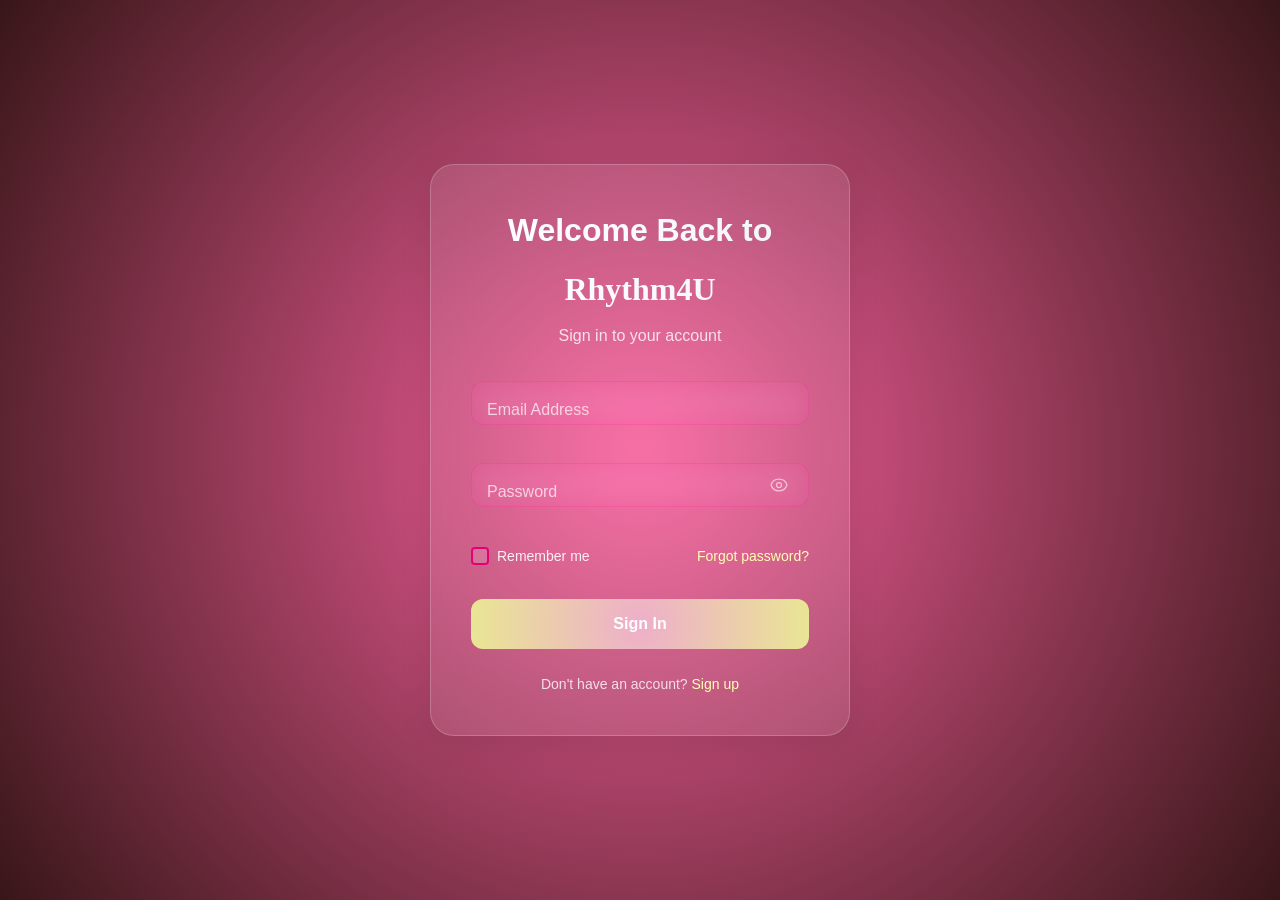
<file: index.html>
<!DOCTYPE html>
<html>
<head>
  <meta charset="utf-8">
  <meta name="viewport" content="width=device-width, initial-scale=1.0">
  <title>Rhythm4U</title>

  <link rel="stylesheet" type="text/css" href="CSS/login.css">

</head>

<body>
    <div class="login-container">
        <div class="login-card">
            <div class="login-header">
                <h2>Welcome Back to</h2>
                <h2 style="font-family:Brush Script MT">Rhythm4U</h2>
                <p>Sign in to your account</p>
            </div>
            
            <form class="login-form" id="loginForm" action="homepage.html" method="GET">
                <div class="form-group">
                    <div class="input-wrapper">
                        <input type="email" id="email" name="email" required autocomplete="email">
                        <label for="email">Email Address</label>
                        <span class="focus-border"></span>
                    </div>
                    <span class="error-message" id="emailError"></span>
                </div>

                <div class="form-group">
                    <div class="input-wrapper password-wrapper">
                        <input type="password" id="password" name="password" required autocomplete="current-password">
                        <label for="password">Password</label>
                        <button type="button" class="password-toggle" id="passwordToggle" aria-label="Toggle password visibility">
                            <span class="eye-icon"></span>
                        </button>
                        <span class="focus-border"></span>
                    </div>
                    <span class="error-message" id="passwordError"></span>
                </div>

                <div class="form-options">
                    <label class="remember-wrapper">
                        <input type="checkbox" id="remember" name="remember">
                        <span class="checkbox-label">
                            <span class="checkmark"></span>
                            Remember me
                        </span>
                    </label>
                    <a href="#" class="forgot-password">Forgot password?</a>
                </div>

                <button type="submit" class="login-btn btn">
                    <span class="btn-text">Sign In</span>
                    <span class="btn-loader"></span>
                </button>
            </form>

  
            <div class="signup-link">
                <p>Don't have an account? <a href="signup.html">Sign up</a></p>
            </div>

            <div class="success-message" id="successMessage">
                <div class="success-icon">✓</div>
                <h3>Login Successful!</h3>
                <p>Redirecting to your dashboard...</p>
            </div>
        </div>
    </div>
</body>
</html>
</file>
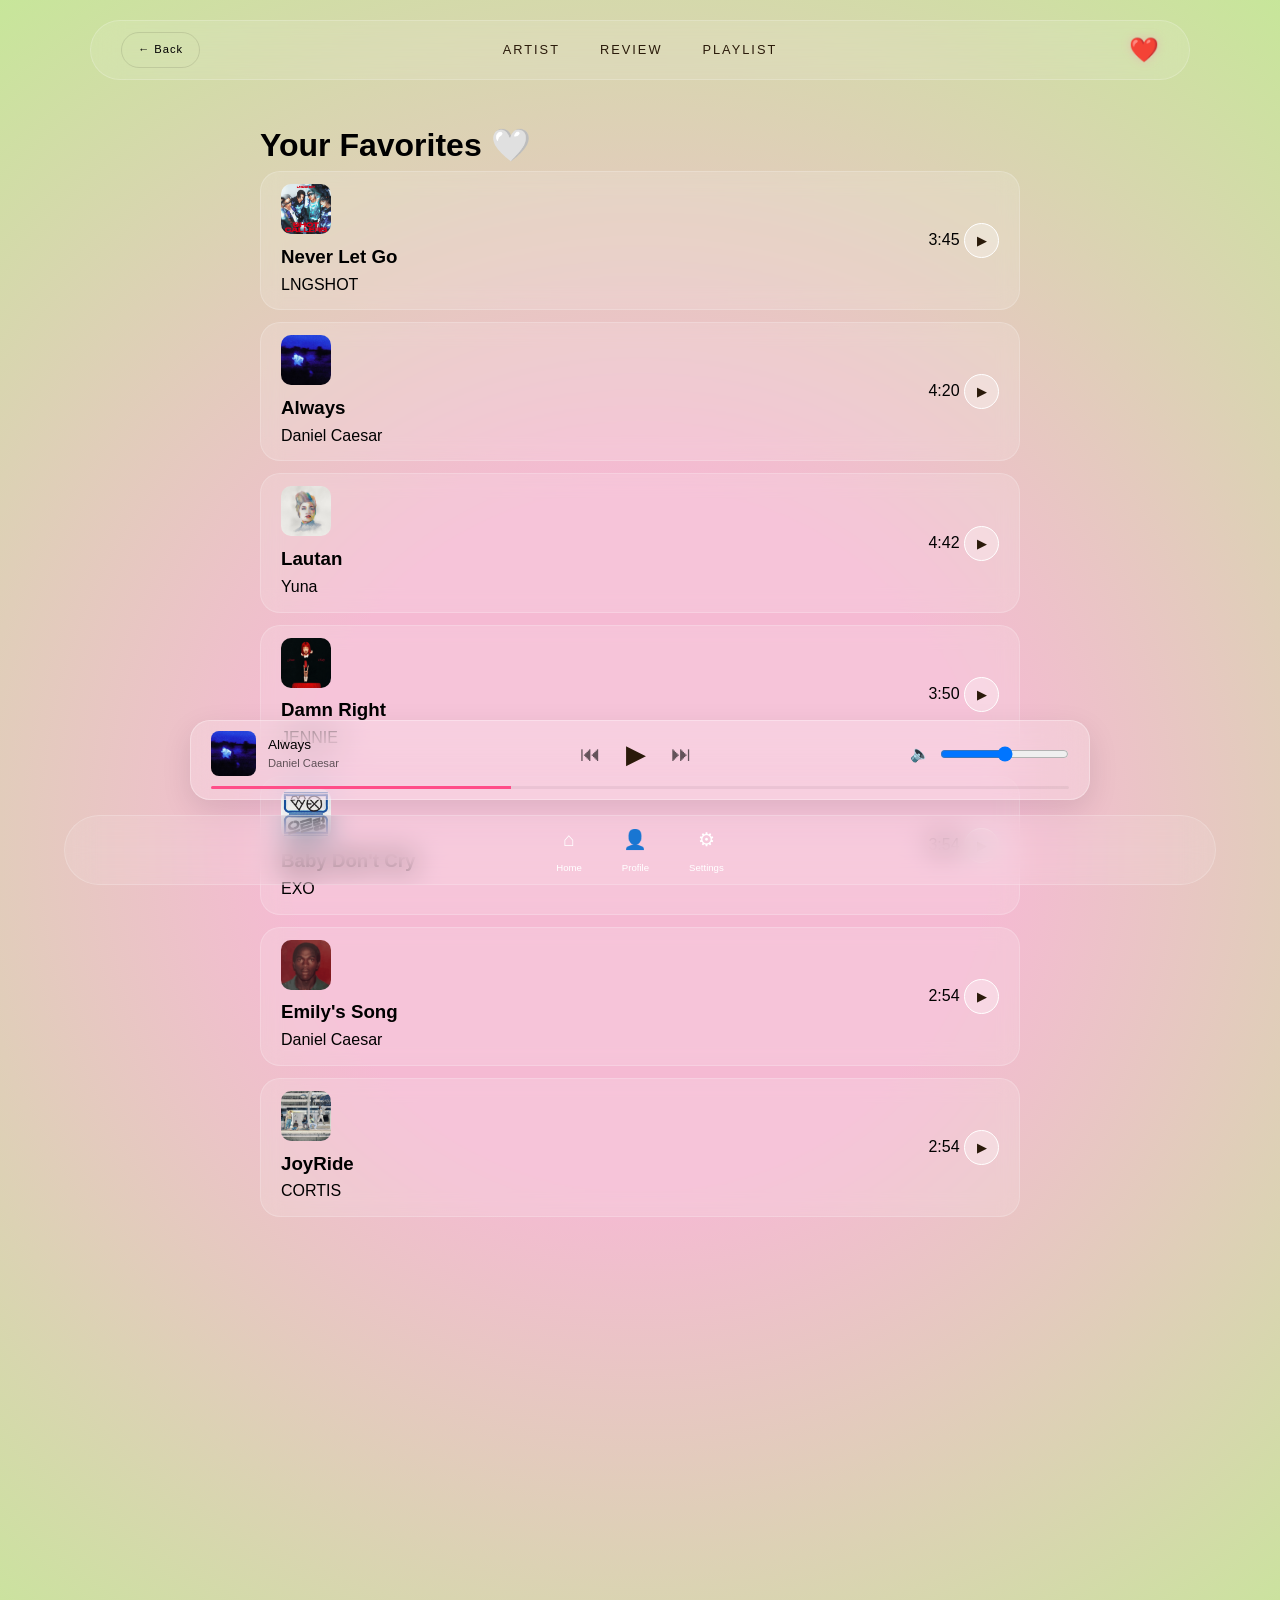
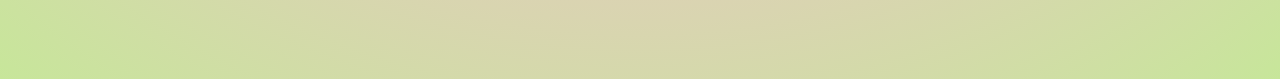
<file: favourite.html>
<!DOCTYPE html>
<html lang="en">
<head>
    <meta charset="UTF-8">
    <meta name="viewport" content="width=device-width, initial-scale=1.0">
    <title>Your Favorites | Soul Space</title>
    <link rel="stylesheet" href="CSS/favourite.css">
</head>
<body>

<nav class="top-nav">
    <div class="nav-left">
        <a href="homepage.html" id="backBtn" class="back-btn">← Back</a>
    </div>

    <div class="nav-center">
        <a href="artist.html">Artist</a>
        <a href="review.html">Review</a>
        <a href="playlist.html">Playlist</a>
    </div>

    <div class="nav-right">
        <a href="favourite.html" class="heart-btn">❤️</a>
    </div>
</nav>

    <main>
        <header class="fav-header">
            <h1>Your Favorites <span>🤍</span></h1>
        </header>

        <div class="fav-list">
            <div class="fav-row" onclick="playSong('Never Let Go', 'LNGSHOT', 'image/shot_callers.jpg', 'music/neverletgo.mp3')">
                <div class="song-meta">
                    <img src="image/shot_callers.jpg" alt="Art" class="row-art">
                    <div>
                        <h3>Never Let Go</h3>
                        <p>LNGSHOT</p>
                    </div>
                </div>
                <div class="row-stats">
                    <span>3:45</span>
                    <button class="row-play-btn">▶</button>
                </div>
            </div>

            <div class="fav-row" onclick="playSong('Always', 'Daniel Caesar', 'image/never_enough.jpg', 'music/Daniel_Caesar_Always.mp3')">
                <div class="song-meta">
                    <img src="image/never_enough.jpg" alt="Art" class="row-art">
                    <div>
                        <h3>Always</h3>
                        <p>Daniel Caesar</p>
                    </div>
                </div>
                <div class="row-stats">
                    <span>4:20</span>
                    <button class="row-play-btn">▶</button>
                </div>
            </div>

            <div class="fav-row" onclick="playSong('Lautan', 'Yuna', 'image/lautan.jpg', 'music/lautan_yuna.mp3')">
                <div class="song-meta">
                    <img src="image/lautan.jpg" alt="Art" class="row-art">
                    <div>
                        <h3>Lautan</h3>
                        <p>Yuna</p>
                    </div>
                </div>
                <div class="row-stats">
                    <span>4:42</span>
                    <button class="row-play-btn">▶</button>
                </div>
            </div>

            <div class="fav-row" onclick="playSong('Damn Right', 'JENNIE', 'image/ruby_jennie.png', 'music/damn_right.mp3')">
                <div class="song-meta">
                    <img src="image/ruby_jennie.png" alt="Art" class="row-art">
                    <div>
                        <h3>Damn Right</h3>
                        <p>JENNIE</p>
                    </div>
                </div>
                <div class="row-stats">
                    <span>3:50</span>
                    <button class="row-play-btn">▶</button>
                </div>
            </div>

            <div class="fav-row" onclick="playSong('Baby Dont Cry', 'EXO', 'image/baby_dont_cry.jpg', 'music/baby_dont_cry.mp3')">
                <div class="song-meta">
                    <img src="image/baby_dont_cry.jpg" alt="Art" class="row-art">
                    <div>
                        <h3>Baby Don't Cry</h3>
                        <p>EXO</p>
                    </div>
                </div>
                <div class="row-stats">
                    <span>3:54</span>
                    <button class="row-play-btn">▶</button>
                </div>
            </div>

            <div class="fav-row" onclick="playSong('Emily Song', 'Daniel Caesar', 'image/emily_song.png', 'music/emily_song.mp3')">
                <div class="song-meta">
                    <img src="image/emily_song.png" alt="Art" class="row-art">
                    <div>
                        <h3>Emily's Song</h3>
                        <p>Daniel Caesar</p>
                    </div>
                </div>
                <div class="row-stats">
                    <span>2:54</span>
                    <button class="row-play-btn">▶</button>
                </div>
            </div>

            <div class="fav-row" onclick="playSong('JoyRide', 'CORTIS', 'image/cortis.jpeg', 'music/JoyRide.mp3')">
                <div class="song-meta">
                    <img src="image/cortis.jpeg" alt="Art" class="row-art">
                    <div>
                        <h3>JoyRide</h3>
                        <p>CORTIS</p>
                    </div>
                </div>
                <div class="row-stats">
                    <span>2:54</span>
                    <button class="row-play-btn">▶</button>
                </div>
            </div>
        </div>
    </main>

<div class="music-player-bar" id="playerBar">
    <div class="player-content">
        <div class="current-track">
            <img src="image/never_enough.jpg" id="playerImg" alt="Now Playing">
            <div class="track-text">
                <span id="playerTitle">Always</span>
                <span id="playerArtist">Daniel Caesar</span>
            </div>
        </div>

        <div class="controls">
            <button class="ctrl-btn">⏮</button>
            <button class="play-btn" onclick="togglePlay()">▶</button>
            <button class="ctrl-btn">⏭</button>
        </div>

        <div class="volume-ctrl">
            <span>🔈</span>
            <input type="range" class="vol-slider">
        </div>
    </div>
    <div class="progress-container">
        <div class="progress-fill"></div>
    </div>
</div>

    <nav class="bottom-nav">
        <a href="homepage.html" class="nav-item">⌂ <span>Home</span></a>
        <a href="profile.html" class="nav-item">👤 <span>Profile</span></a>
        <a href="setting.html" class="nav-item">⚙ <span>Settings</span></a>
    </nav>   

    <audio id="main-audio"></audio>

    <script>
    const audio = document.getElementById('main-audio');

    function playSong(title, artist, imgSrc, audioSrc) {
        document.getElementById('playerTitle').innerText = title;
        document.getElementById('playerArtist').innerText = artist;
        document.getElementById('playerImg').src = imgSrc;

        audio.src = audioSrc; 
        audio.play();

        const playBtn = document.querySelector('.play-btn');
        playBtn.innerText = "⏸";
    }

    function togglePlay() {
        const playBtn = document.querySelector('.play-btn');
        
        if (!audio.src) return;

        if (audio.paused) {
            audio.play();
            playBtn.innerText = "⏸";
        } else {
            audio.pause();
            playBtn.innerText = "▶";
        }
    }
    </script>
</body>
</html>
</file>
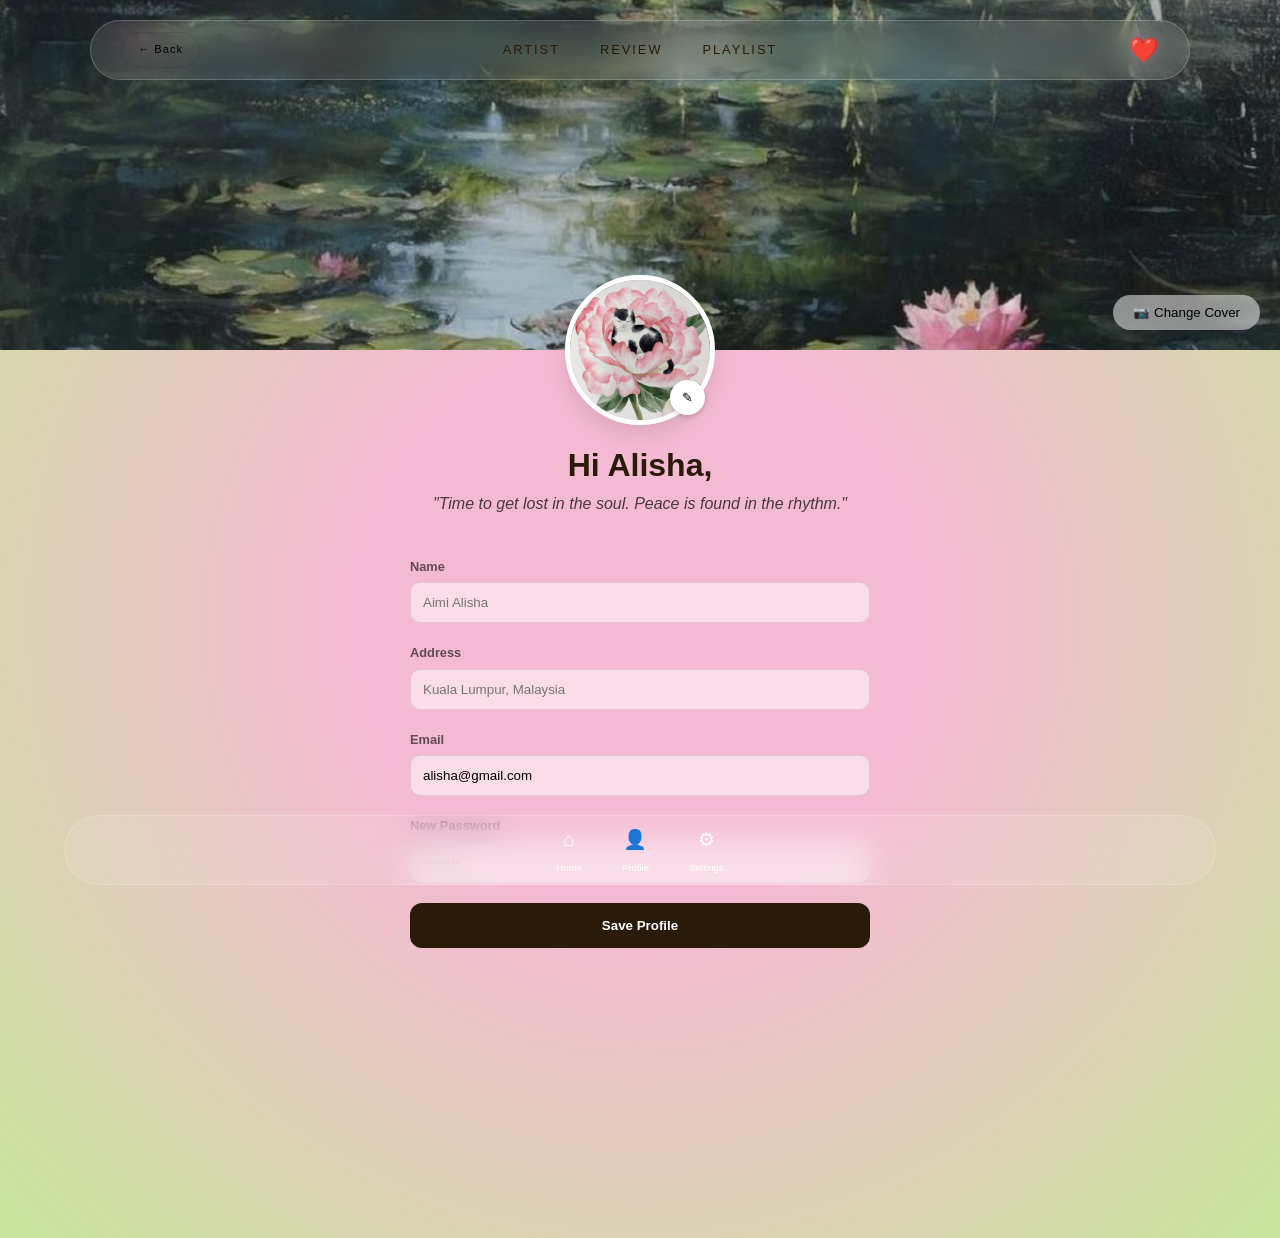
<file: profile.html>
<!DOCTYPE html>
<html>
<head>
  <meta charset="utf-8">
  <meta name="viewport" content="width=device-width, initial-scale=1.0">
  <title>My Profile</title>

  <link rel="stylesheet" href="CSS/profile.css">
</head>

<body>
<nav class="top-nav">
    <div class="nav-left">
        <a href="homepage.html" id="backBtn" class="back-btn">← Back</a>
    </div>

    <div class="nav-center">
        <a href="artist.html">Artist</a>
        <a href="review.html">Review</a>
        <a href="playlist.html">Playlist</a>
    </div>

    <div class="nav-right">
        <a href="favourite.html" class="heart-btn">❤️</a>
    </div>
</nav>

<div class="profile-bg-container" id="bg-display" style="background-image: url('image/background_pic.jpeg');">
        <div class="bg-overlay"></div>
        <input type="file" id="bg-upload" hidden accept="image/*">
        <button class="edit-bg-btn" onclick="document.getElementById('bg-upload').click()">
            📷 Change Cover
        </button>
    </div>

    <div class="profile-hero">
        <div class="pfp-wrapper">
            <img src="image/pp2.jpg" id="pfp-display" alt="Profile">
            <input type="file" id="pfp-upload" hidden accept="image/*">
            <button class="edit-pfp-btn" onclick="document.getElementById('pfp-upload').click()">✎</button>
        </div>
        <h1 class="nickname">Hi Alisha,</h1>
        <p class="quote">"Time to get lost in the soul. Peace is found in the rhythm."</p>
    </div>

    <div class="settings-container">
        <div class="input-group">
            <label>Name</label>
            <input type="text" placeholder="Aimi Alisha">
        </div>
        <div class="input-group">
            <label>Address</label>
            <input type="text" placeholder="Kuala Lumpur, Malaysia">
        </div>
        <div class="input-group">
            <label>Email</label>
            <input type="email" value="alisha@gmail.com" readonly>
        </div>
        <div class="input-group">
            <label>New Password</label>
            <input type="password" placeholder="••••••••">
        </div>
        <button class="save-btn">Save Profile</button>
    </div>

 <nav class="bottom-nav">
    <a href="homepage.html" class="nav-item">⌂ <span>Home</span></a>
    <a href="profile.html" class="nav-item">👤 <span>Profile</span></a>
    <a href="setting.html" class="nav-item">⚙ <span>Settings</span></a>
</nav>

<script >
    function setupImageUpload(inputId, displayId, isBackground) {
    const input = document.getElementById(inputId);
    const display = document.getElementById(displayId);

    input.addEventListener('change', function() {
        const file = this.files[0];
        if (file) {
            const reader = new FileReader();
            reader.onload = function(e) {
                if (isBackground) {
                    display.style.backgroundImage = `url('${e.target.result}')`;
                } else {
                    display.src = e.target.result;
                }
            }
            reader.readAsDataURL(file);
        }
    });
}
setupImageUpload('pfp-upload', 'pfp-display', false);
setupImageUpload('bg-upload', 'bg-display', true);
</script>

</body>
</html>
</file>
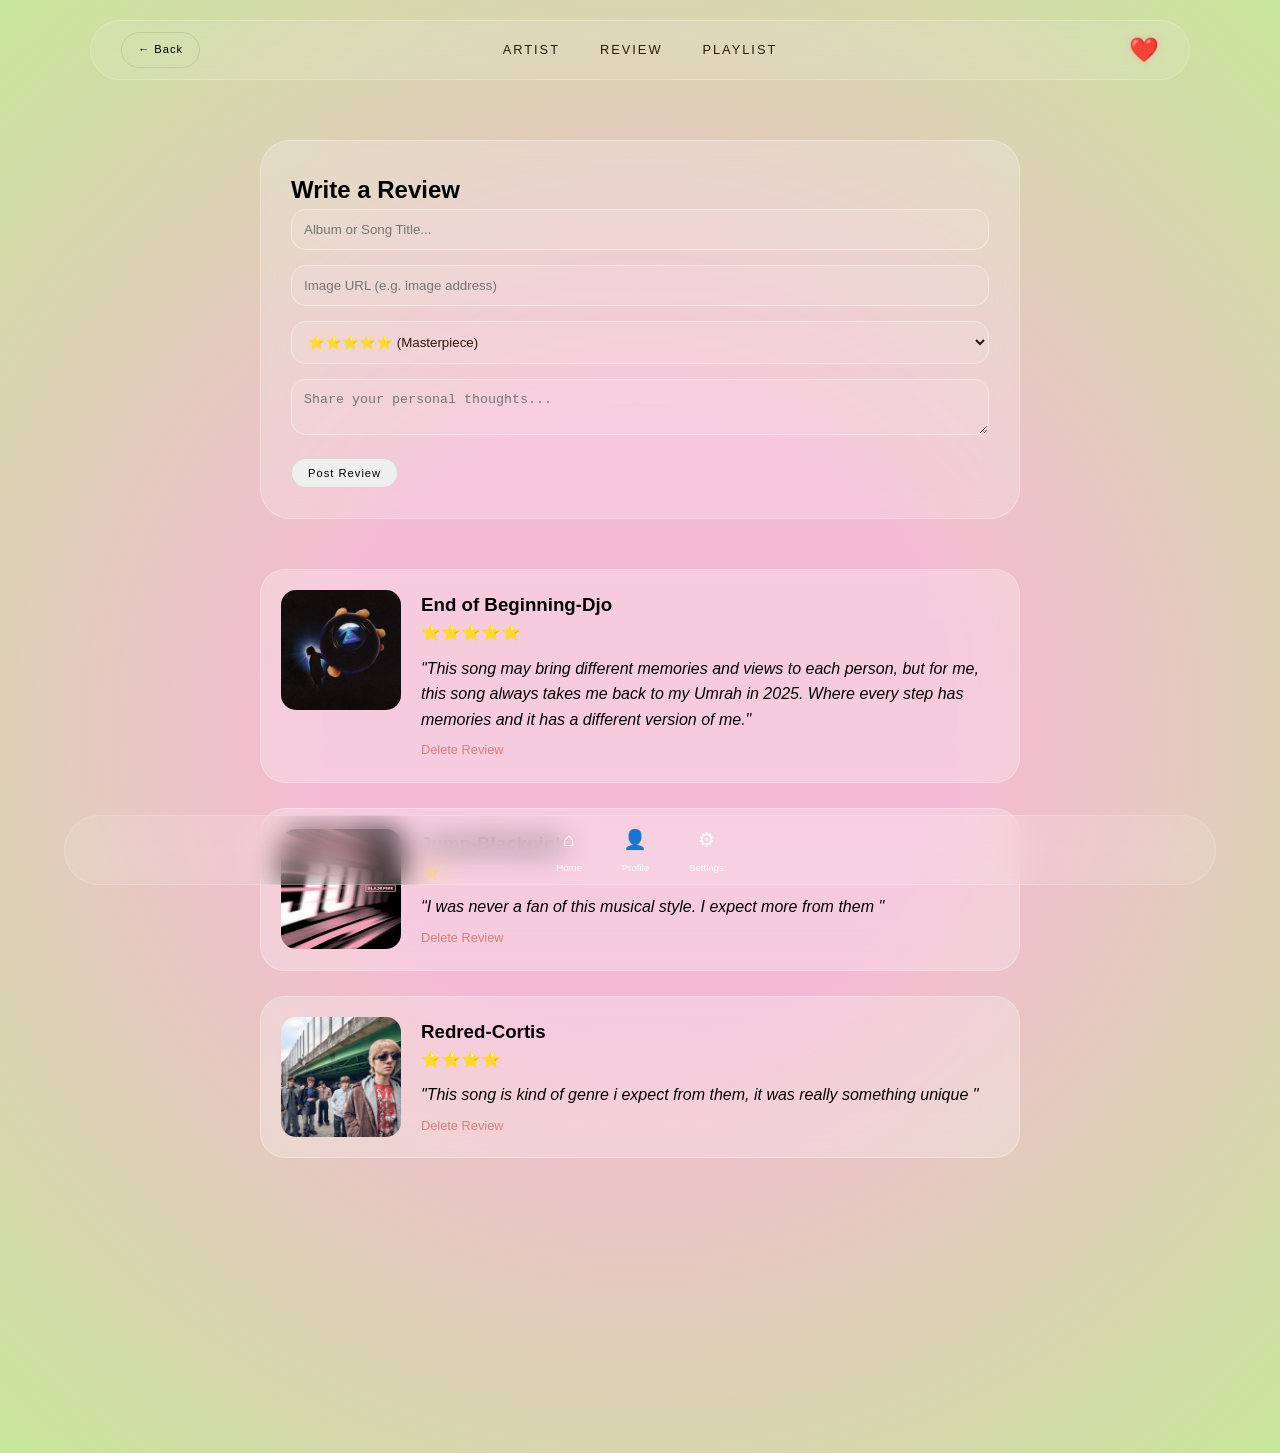
<file: review.html>
<!DOCTYPE html>
<html lang="en">
<head>
    <meta charset="UTF-8">
    <meta name="viewport" content="width=device-width, initial-scale=1.0">
    <title>My personal Thoughts</title>
    <link rel="stylesheet" href="CSS/review.css">
</head>
<body>

<nav class="top-nav">
    <div class="nav-left">
        <a href="homepage.html" id="backBtn" class="back-btn">← Back</a>
    </div>

    <div class="nav-center">
        <a href="artist.html">Artist</a>
        <a href="review.html">Review</a>
        <a href="playlist.html">Playlist</a>
    </div>

    <div class="nav-right">
        <a href="favourite.html" class="heart-btn">❤️</a>
    </div>

</nav>

<main class="review-container">
    <section class="glass-form">
        <h2>Write a Review</h2>
        <div class="input-group">
            <input type="text" id="album-title" placeholder="Album or Song Title...">
            <input type="text" id="cover-url" placeholder="Image URL (e.g. image address)">
            <select id="star-rating">
                <option value="5">⭐⭐⭐⭐⭐ (Masterpiece)</option>
                <option value="4">⭐⭐⭐⭐ (Great)</option>
                <option value="3">⭐⭐⭐ (Good)</option>
                <option value="2">⭐⭐ (Okay)</option>
                <option value="1">⭐ (Not for me)</option>
            </select>
            <textarea id="review-text" placeholder="Share your personal thoughts..."></textarea>
            <button onclick="addReview()" class="action-btn">Post Review</button>
        </div>
    </section>

    <div id="review-feed"></div>
</main>

<nav class="bottom-nav">
    <a href="homepage.html" class="nav-item">⌂ <span>Home</span></a>
    <a href="profile.html" class="nav-item">👤 <span>Profile</span></a>
    <a href="setting.html" class="nav-item">⚙ <span>Settings</span></a>
</nav>   

<script>
document.addEventListener('DOMContentLoaded', () => {
    initializeDiaryDataset();
    displayReviews();
});

function initializeDiaryDataset() {
    let reviews = localStorage.getItem('myReviews');
    
    if (!reviews || JSON.parse(reviews).length === 0) {
        const personalDiaryDataset = [
            {
                id: 1001,
                title: "End of Beginning-Djo",
                cover: "image/djo.png", 
                rating: "⭐⭐⭐⭐⭐",
                text: "This song may bring different memories and views to each person, but for me, this song always takes me back to my Umrah in 2025. Where every step has memories and it has a different version of me."
            },
            {
                id: 1002,
                title: "Jump-Blackpink",
                cover: "image/jump.jpg", 
                rating: "⭐",
                text: "I was never a fan of this musical style. I expect more from them "
            },
            {
                id: 1003,
                title: "Redred-Cortis",
                cover: "image/redred.png", 
                rating: "⭐⭐⭐⭐",
                text: "This song is kind of genre i expect from them, it was really something unique "
            }
        ];
        localStorage.setItem('myReviews', JSON.stringify(personalDiaryDataset));
    }
}

function addReview() {
    const title = document.getElementById('album-title').value;
    const cover = document.getElementById('cover-url').value;
    const rating = document.getElementById('star-rating').value;
    const text = document.getElementById('review-text').value;

    if (!title || !text) {
        alert("Please at least name the music and write a thought!");
        return;
    }

    const newReview = {
        id: Date.now(),
        title,
        cover: cover || 'https://via.placeholder.com/150', 
        rating: "⭐".repeat(rating),
        text
    };

    let reviews = JSON.parse(localStorage.getItem('myReviews')) || [];
    reviews.unshift(newReview); 
    localStorage.setItem('myReviews', JSON.stringify(reviews));

    document.getElementById('album-title').value = "";
    document.getElementById('cover-url').value = "";
    document.getElementById('review-text').value = "";
    displayReviews();
}

function displayReviews() {
    const feed = document.getElementById('review-feed');
    const reviews = JSON.parse(localStorage.getItem('myReviews')) || [];
    
    if (reviews.length === 0) {
        feed.innerHTML = `<p style="text-align: center; opacity: 0.6; color: #2A1A0A;">Your song diary is empty.</p>`;
        return;
    }

    feed.innerHTML = reviews.map(rev => `
        <div class="review-card">
            <img src="${rev.cover}" class="review-cover" onerror="this.src='https://via.placeholder.com/150'">
            <div class="review-content">
                <h3>${rev.title}</h3>
                <div class="stars">${rev.rating}</div>
                <p style="margin-top:10px; font-style: italic;">"${rev.text}"</p>
                <button onclick="deleteReview(${rev.id})" class="delete-btn">Delete Review</button>
            </div>
        </div>
    `).join('');
}

function deleteReview(id) {
    let reviews = JSON.parse(localStorage.getItem('myReviews')) || [];
    reviews = reviews.filter(rev => rev.id !== id);
    localStorage.setItem('myReviews', JSON.stringify(reviews));
    displayReviews();
}
</script>
</body>
</html>
</file>
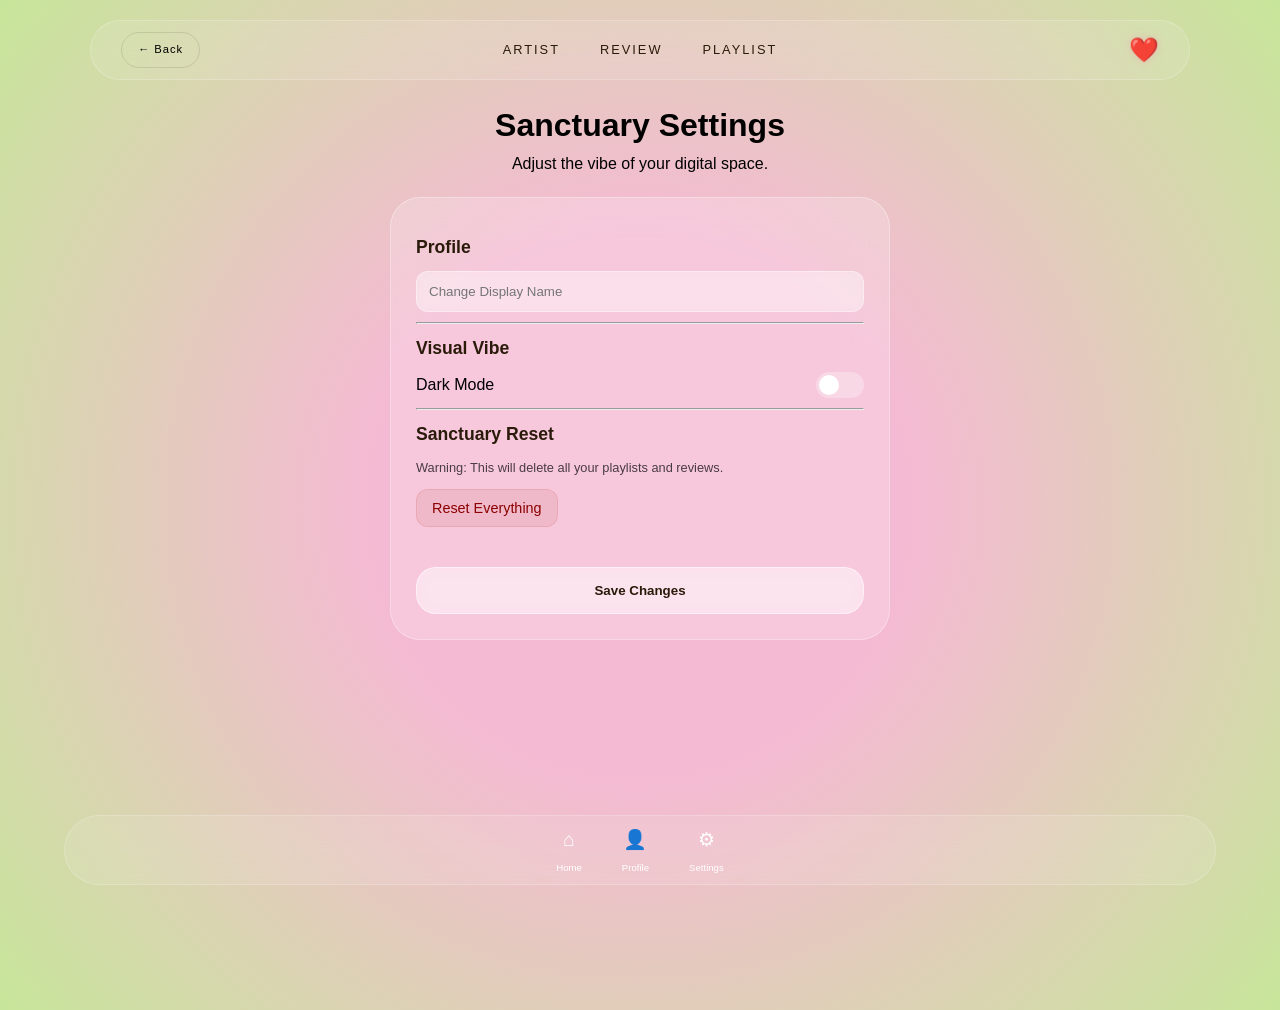
<file: setting.html>
<!DOCTYPE html>
<html lang="en">
<head>
    <meta charset="UTF-8">
    <meta name="viewport" content="width=device-width, initial-scale=1.0">
    <title>My On Repeat</title>
    <link rel="stylesheet" href="CSS/setting.css">
</head>
<body>

<nav class="top-nav">
    <div class="nav-left">
        <a href="homepage.html" id="backBtn" class="back-btn">← Back</a>
    </div>

    <div class="nav-center">
        <a href="artist.html">Artist</a>
        <a href="review.html">Review</a>
        <a href="playlist.html">Playlist</a>
    </div>

    <div class="nav-right">
        <a href="favourite.html" class="heart-btn">❤️</a>
    </div>
</nav>

    <main class="settings-container">
        <header class="page-header">
            <h1>Sanctuary Settings</h1>
            <p>Adjust the vibe of your digital space.</p>
        </header>

        <div class="glass-form settings-card">
            <div class="setting-group">
                <h3>Profile</h3>
                <input type="text" id="user-name" placeholder="Change Display Name">
            </div>

        <hr class="zen-divider">

            <div class="setting-group">
                <h3>Visual Vibe</h3>
                <div class="toggle-row">
                    <span>Dark Mode</span>
                    <input type="checkbox" id="dark-mode-toggle" class="zen-toggle">
                </div>
            </div>

        <hr class="zen-divider">

            <div class="setting-group">
                <h3>Sanctuary Reset</h3>
                <p style="font-size: 0.8rem; opacity: 0.7; margin-bottom: 10px;">Warning: This will delete all your playlists and reviews.</p>
                <button onclick="clearAllData()" class="delete-btn-large">Reset Everything</button>
            </div>

            <button onclick="saveSettings()" class="action-btn" style="margin-top: 30px; width: 100%;">Save Changes</button>
        </div>
    </main>

    <nav class="bottom-nav">
        <a href="homepage.html" class="nav-item">⌂ <span>Home</span></a>
        <a href="profile.html" class="nav-item">👤 <span>Profile</span></a>
        <a href="setting.html" class="nav-item">⚙ <span>Settings</span></a>
    </nav>   

    <script>document.addEventListener('DOMContentLoaded', () => {
  
        const savedName = localStorage.getItem('userName');
        if (savedName) document.getElementById('user-name').value = savedName;
    });

    function saveSettings() {
        const newName = document.getElementById('user-name').value;
        if (newName) {
            localStorage.setItem('userName', newName);
            alert("Settings saved. Welcome, " + newName + "!");
        }
    }

    function clearAllData() {
        if (confirm("Are you sure? This will clear your entire zen collection!")) {
            localStorage.removeItem('myPlaylists');
            localStorage.removeItem('myReviews');
            alert("Sanctuary has been reset.");
            window.location.href = 'homepage.html';
        }
    }
    const darkModeToggle = document.getElementById('dark-mode-toggle');

    if (localStorage.getItem('theme') === 'dark') {
        document.body.classList.add('dark-theme');
        darkModeToggle.checked = true;
    }

    darkModeToggle.addEventListener('change', () => {
        if (darkModeToggle.checked) {
            document.body.classList.add('dark-theme');
            localStorage.setItem('theme', 'dark');
        } else {
            document.body.classList.remove('dark-theme');
            localStorage.setItem('theme', 'light');
        }
    });
    </script>
    
</body>
</html>
</file>
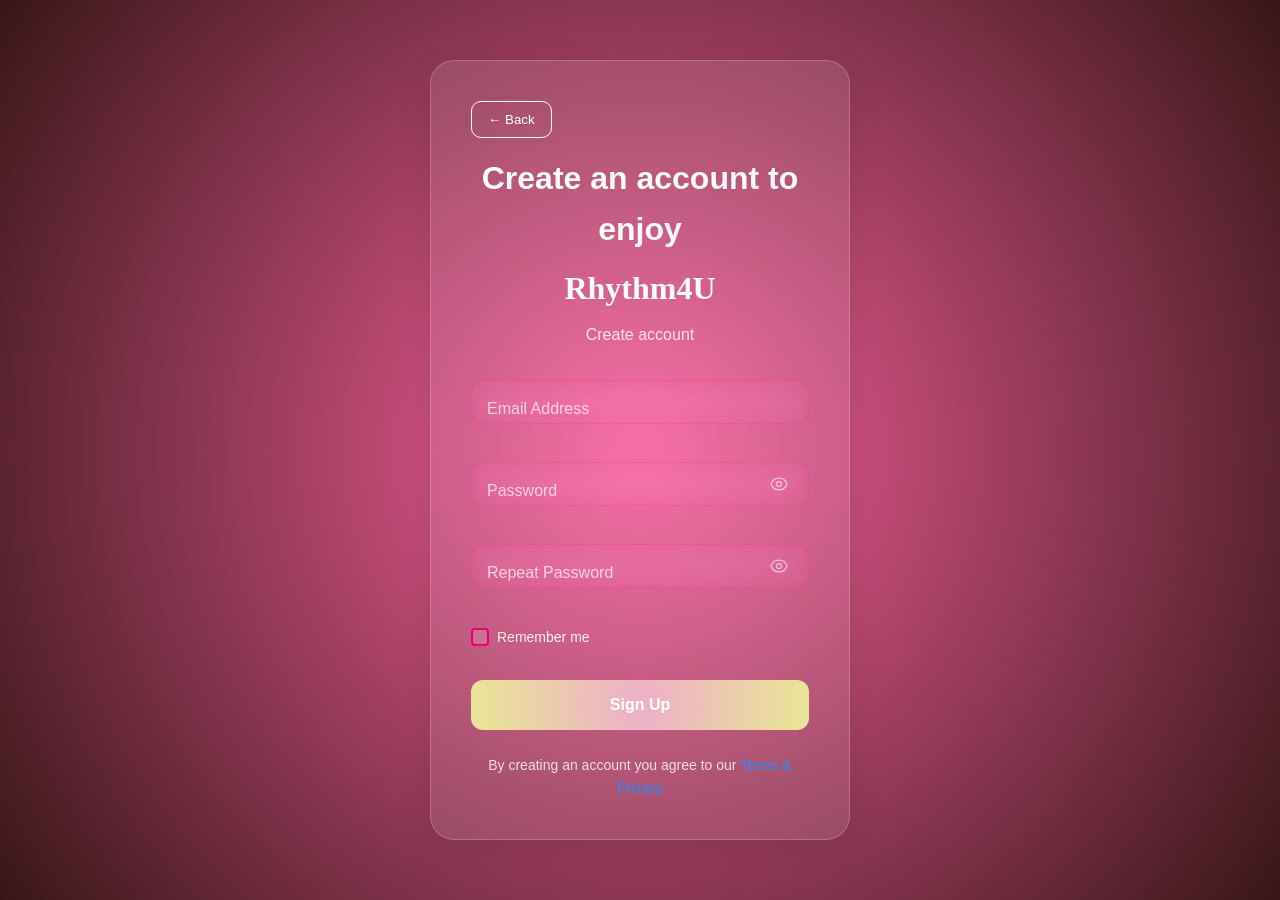
<file: signup.html>
<!DOCTYPE html>
<html>
<head>
  <meta charset="utf-8">
  <meta name="viewport" content="width=device-width, initial-scale=1.0">
  <title>Rhythm4U</title>

  <link rel="stylesheet" type="text/css" href="CSS/login.css">

</head>
<body>

    <div class="login-container">
        <div class="login-card">
          <button onclick="history.back()" class="back-btn">← Back</button>
            <div class="login-header">
                <h2>Create an account to enjoy</h2>
                <h2 style="font-family:Brush Script MT">Rhythm4U</h2>
                <p>Create account</p>
            </div>

        <form class="login-form" id="loginForm" action="homepage.html" method="GET">
            <div class="form-group">
                <div class="input-wrapper">
                    <input type="email" id="email" name="email" required autocomplete="email">
                    <label for="email">Email Address</label>
                    <span class="focus-border"></span>
                </div>
                    <span class="error-message" id="emailError"></span>
            </div>

            <div class="form-group">
                <div class="input-wrapper password-wrapper">
                    <input type="password" id="password" name="password" required autocomplete="current-password">
                    <label for="password">Password</label>
                    <button type="button" class="password-toggle" id="passwordToggle" aria-label="Toggle password visibility">
                        <span class="eye-icon"></span>
                    </button>
                        <span class="focus-border"></span>
                </div>
                    <span class="error-message" id="passwordError"></span>
            </div>

            <div class="form-group">
                 <div class="input-wrapper password-wrapper">
                    <input type="password" id="password" name="password" required autocomplete="current-password">
                    <label for="password">Repeat Password</label>
                    <button type="button" class="password-toggle" id="passwordToggle" aria-label="Toggle password visibility">
                        <span class="eye-icon"></span>
                    </button>
                        <span class="focus-border"></span>
                </div>
                        <span class="error-message" id="passwordError"></span>
            </div>

            <div class="form-options">
                <label class="remember-wrapper">
                    <input type="checkbox" id="remember" name="remember">
                    <span class="checkbox-label">
                        <span class="checkmark"></span>
                        Remember me
                    </span>
                </label>
            </div>

            <button type="submit" class="login-btn btn">
                        <span class="btn-text">Sign Up</span>
                        <span class="btn-loader"></span>
            </button>

                </form> 
                <div class="signup-link">
                    <p>By creating an account you agree to our 
                    <a href="termandprivacy.html" style="color:dodgerblue">Terms & Privacy</a>
                    </p>
                </div>
        </div> 
    </div> 
</body>
</html>
</file>
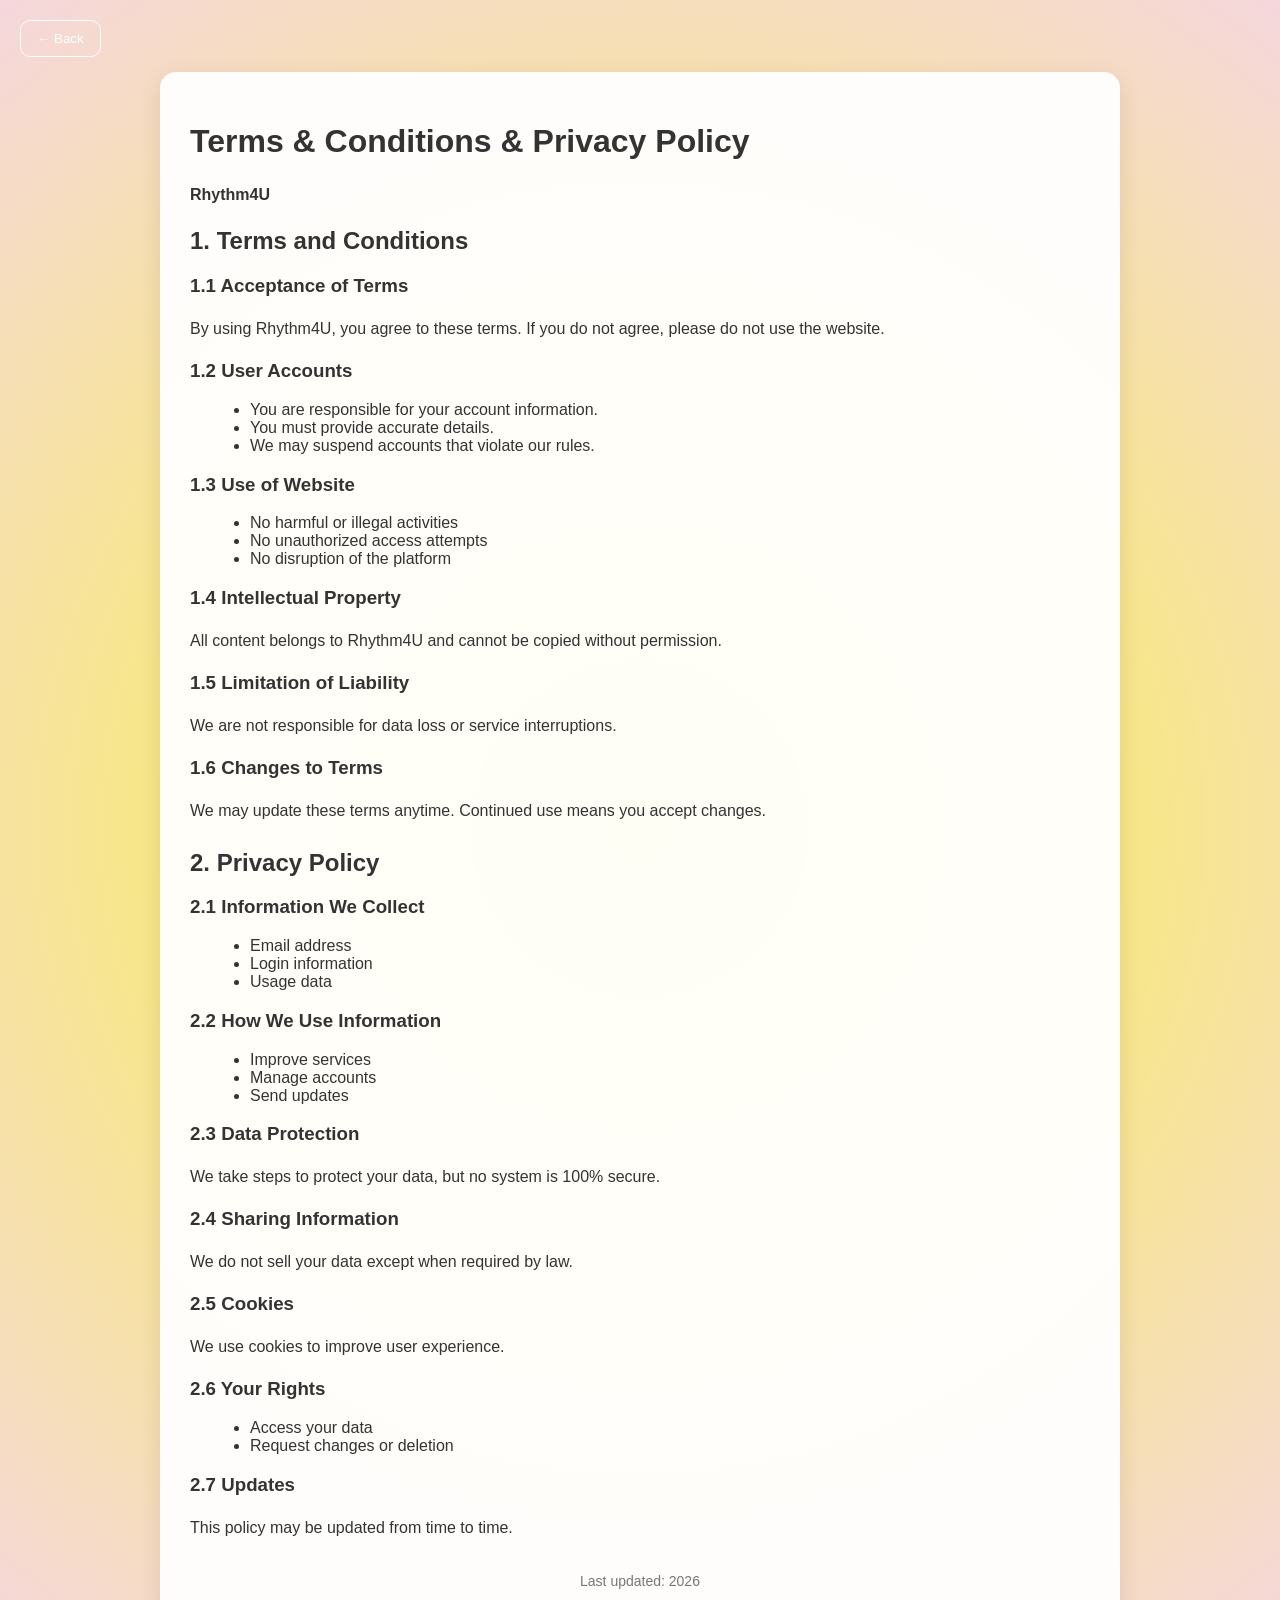
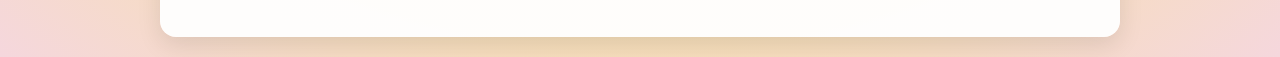
<file: termandprivacy.html>
<!DOCTYPE html>
<html lang="en">
<head>
    <meta charset="UTF-8">
    <meta name="viewport" content="width=device-width, initial-scale=1.0">
    <title>Terms & Privacy - Rhythm4U</title>

    <style>
        body {
            font-family: Arial, sans-serif;
            background: radial-gradient(circle,rgba(251, 245, 63, 1) 0%, rgba(245, 215, 221, 1) 100%);
            margin: 0;
            padding: 20px;
            color: #333;
        }

        .back-btn {
            background: transparent;
            border: 1px solid white;
            color: white;
            padding: 10px 16px;
            border-radius: 10px;
            cursor: pointer;
            margin-bottom: 15px;
            transition: 0.3s;
        }

        .back-btn:hover {
            background: rgba(255, 255, 255, 0.2);
}

        .container {
            max-width: 900px;
            margin: auto;
            background: rgba(255,255,255,0.95);
            padding: 30px;
            border-radius: 16px;
            box-shadow: 0 8px 25px rgba(0,0,0,0.1);
        }

        h1, h2, h3 {
            color: #black;
        }

        p {
            line-height: 1.6;
        }

        ul {
            margin-left: 20px;
        }

        .section {
            margin-bottom: 25px;
        }

        .footer {
            text-align: center;
            margin-top: 30px;
            font-size: 14px;
            color: #777;
        }

    </style>
</head>

<body>

<button onclick="history.back()" class="back-btn">← Back</button>
<div class="container">
    <h1>Terms & Conditions & Privacy Policy</h1>
    <p><strong>Rhythm4U</strong></p>

    <div class="section">
        <h2>1. Terms and Conditions</h2>

        <h3>1.1 Acceptance of Terms</h3>
        <p>By using Rhythm4U, you agree to these terms. If you do not agree, please do not use the website.</p>

        <h3>1.2 User Accounts</h3>
        <ul>
            <li>You are responsible for your account information.</li>
            <li>You must provide accurate details.</li>
            <li>We may suspend accounts that violate our rules.</li>
        </ul>

        <h3>1.3 Use of Website</h3>
        <ul>
            <li>No harmful or illegal activities</li>
            <li>No unauthorized access attempts</li>
            <li>No disruption of the platform</li>
        </ul>

        <h3>1.4 Intellectual Property</h3>
        <p>All content belongs to Rhythm4U and cannot be copied without permission.</p>

        <h3>1.5 Limitation of Liability</h3>
        <p>We are not responsible for data loss or service interruptions.</p>

        <h3>1.6 Changes to Terms</h3>
        <p>We may update these terms anytime. Continued use means you accept changes.</p>
    </div>

    <div class="section">
        <h2>2. Privacy Policy</h2>

        <h3>2.1 Information We Collect</h3>
        <ul>
            <li>Email address</li>
            <li>Login information</li>
            <li>Usage data</li>
        </ul>

        <h3>2.2 How We Use Information</h3>
        <ul>
            <li>Improve services</li>
            <li>Manage accounts</li>
            <li>Send updates</li>
        </ul>

        <h3>2.3 Data Protection</h3>
        <p>We take steps to protect your data, but no system is 100% secure.</p>

        <h3>2.4 Sharing Information</h3>
        <p>We do not sell your data except when required by law.</p>

        <h3>2.5 Cookies</h3>
        <p>We use cookies to improve user experience.</p>

        <h3>2.6 Your Rights</h3>
        <ul>
            <li>Access your data</li>
            <li>Request changes or deletion</li>
        </ul>

        <h3>2.7 Updates</h3>
        <p>This policy may be updated from time to time.</p>
    </div>

    <div class="footer">
        <p>Last updated: 2026</p>
    </div>
</div>

</body>
</html>
</file>
<file: CSS/login.css>
* {
    margin: 0;
    padding: 0;
    box-sizing: border-box;
}

body {
    font-family: 'Inter', -apple-system, BlinkMacSystemFont, 'Segoe UI', Roboto, sans-serif;
    background: radial-gradient(circle,rgba(250, 97, 158, 1) 0%, rgba(56, 22, 24, 1) 100%);
    min-height: 100vh;
    display: flex;
    align-items: center;
    justify-content: center;
    padding: 20px;
    line-height: 1.6;
}

.login-container {
    width: 100%;
    max-width: 420px;
    perspective: 1000px;
}

/* Form Group & Input Styles */
.form-group {
    margin-bottom: 24px;
    position: relative;
}

.input-wrapper {
    position: relative;
    display: flex;
    flex-direction: column;
}

.input-wrapper input {
    background: rgba(255, 26, 144, 0.1);
    border: 1px solid rgba(255, 26, 144, 0.2);
    border-radius: 12px;
    padding: 16px 16px 8px 16px;
    color: white;
    font-size: 16px;
    font-weight: 400;
    transition: all 0.3s cubic-bezier(0.4, 0, 0.2, 1);
    width: 100%;
    outline: none;
    backdrop-filter: blur(10px);
}

.input-wrapper input::placeholder {
    color: transparent;
}

.input-wrapper label {
    position: absolute;
    left: 16px;
    top: 16px;
    color: rgba(255, 255, 255, 0.7);
    font-size: 16px;
    font-weight: 400;
    transition: all 0.3s cubic-bezier(0.4, 0, 0.2, 1);
    pointer-events: none;
    transform-origin: left top;
}

.input-wrapper input:focus,
.input-wrapper input:valid {
    border-color: #660033;
    background: rgba(255, 255, 255, 0.15);
    transform: translateY(-2px);
    box-shadow: 0 8px 25px rgb(255, 230, 243);
}

.input-wrapper input:focus + label,
.input-wrapper input:valid + label {
    transform: translateY(-8px) scale(0.85);
    color: #660033;
    font-weight: 500;
}

.focus-border {
    position: absolute;
    bottom: 0;
    left: 50%;
    width: 0;
    height: 2px;
    background: linear-gradient(90deg,rgba(219, 167, 191, 1) 0%, rgba(255, 115, 152, 1) 50%, rgba(242, 234, 165, 1) 100%);
    transition: all 0.3s cubic-bezier(0.4, 0, 0.2, 1);
    transform: translateX(-50%);
    border-radius: 2px;
}

.input-wrapper input:focus ~ .focus-border {
    width: 100%;
}

/* Error warning */
.error-message {
    display: block;
    color: #ef4444;
    font-size: 12px;
    font-weight: 500;
    margin-top: 6px;
    margin-left: 4px;
    opacity: 0;
    transform: translateY(-10px);
    transition: all 0.3s cubic-bezier(0.4, 0, 0.2, 1);
    background: rgba(239, 68, 68, 0.1);
    padding: 4px 8px;
    border-radius: 6px;
    backdrop-filter: blur(10px);
}

.error-message.show {
    opacity: 1;
    transform: translateY(0);
}

.form-group.error .input-wrapper input {
    border-color: #ef4444;
    background: rgba(239, 68, 68, 0.1);
    animation: shake 0.5s ease-in-out;
}

.btn {
    background: radial-gradient(circle,rgba(238, 174, 202, 1) 0%, rgba(233, 230, 148, 1) 100%);
    border: none;
    border-radius: 12px;
    padding: 16px 24px;
    color: white;
    font-size: 16px;
    font-weight: 600;
    cursor: pointer;
    transition: all 0.3s cubic-bezier(0.4, 0, 0.2, 1);
    position: relative;
    overflow: hidden;
    transform: translateY(0);
    box-shadow: 0 4px 15px radial-gradient(circle,rgba(238, 174, 202, 1) 0%, rgba(237, 76, 159, 1) 100%);
}

.btn::before {
    content: '';
    position: absolute;
    top: 0;
    left: -100%;
    width: 100%;
    height: 100%;
    background: linear-gradient(90deg, transparent, rgba(255, 255, 255, 0.2), transparent);
    transition: left 0.5s ease;
}

.btn:hover {
    transform: translateY(-2px);
    box-shadow: 0 8px 25px rgb(255, 230, 243);
}

.btn:hover::before {
    left: 100%;
}

.btn:active {
    transform: translateY(0);
}

/* Loading State */
.btn.loading {
    pointer-events: none;
}

.btn-text {
    transition: opacity 0.3s ease;
}

.btn-loader {
    position: absolute;
    top: 50%;
    left: 50%;
    transform: translate(-50%, -50%);
    width: 20px;
    height: 20px;
    border: 2px solid transparent;
    border-top: 2px solid white;
    border-radius: 50%;
    opacity: 0;
    animation: spin 1s linear infinite;
    transition: opacity 0.3s ease;
}

.btn.loading .btn-text {
    opacity: 0;
}

.btn.loading .btn-loader {
    opacity: 1;
}

/* Checkbox Styles */
.remember-wrapper {
    display: flex;
    align-items: center;
    gap: 8px;
    cursor: pointer;
}

.remember-wrapper input[type="checkbox"] {
    display: none;
}

.checkbox-label {
    color: rgba(255, 255, 255, 0.9);
    font-size: 14px;
    cursor: pointer;
    user-select: none;
    display: flex;
    align-items: center;
    gap: 8px;
}

.checkmark {
    width: 18px;
    height: 18px;
    border: 2px solid rgb(230, 0, 119);
    border-radius: 4px;
    display: flex;
    align-items: center;
    justify-content: center;
    transition: all 0.3s cubic-bezier(0.4, 0, 0.2, 1);
    flex-shrink: 0;
    background: rgba(255, 255, 255, 0.1);
    backdrop-filter: blur(10px);
}

.remember-wrapper input[type="checkbox"]:checked ~ .checkbox-label .checkmark {
    background: #e60077;
    border-color: #e60077;
    transform: scale(1.1);
}

.remember-wrapper input[type="checkbox"]:checked ~ .checkbox-label .checkmark::after {
    content: '✓';
    color: white;
    font-size: 11px;
    font-weight: bold;
    animation: checkmarkPop 0.3s cubic-bezier(0.68, -0.55, 0.265, 1.55);
}

/* Success Message */
.success-message {
    display: none;
    text-align: center;
    padding: 40px 20px;
    opacity: 0;
    transform: translateY(20px);
    transition: all 0.5s cubic-bezier(0.4, 0, 0.2, 1);
}

.success-message.show {
    display: block;
    opacity: 1;
    transform: translateY(0);
}

.success-icon {
    width: 60px;
    height: 60px;
    background: #22c55e;
    border-radius: 50%;
    display: flex;
    align-items: center;
    justify-content: center;
    font-size: 24px;
    color: white;
    margin: 0 auto 20px;
    animation: successPulse 0.6s cubic-bezier(0.68, -0.55, 0.265, 1.55);
}

.success-message h3 {
    color: white;
    font-size: 1.5rem;
    margin-bottom: 8px;
}

.success-message p {
    color: rgba(255, 255, 255, 0.8);
    font-size: 1rem;
}

/* Animations */
@keyframes spin {
    0% { transform: translate(-50%, -50%) rotate(0deg); }
    100% { transform: translate(-50%, -50%) rotate(360deg); }
}

@keyframes shake {
    0%, 100% { transform: translateX(0); }
    25% { transform: translateX(-5px); }
    75% { transform: translateX(5px); }
}

@keyframes checkmarkPop {
    0% { transform: scale(0); }
    50% { transform: scale(1.3); }
    100% { transform: scale(1); }
}

@keyframes successPulse {
    0% { transform: scale(0); }
    50% { transform: scale(1.1); }
    100% { transform: scale(1); }
}

.login-card {
    background: rgba(255, 255, 255, 0.1);
    backdrop-filter: blur(20px);
    -webkit-backdrop-filter: blur(20px);
    border: 1px solid rgba(255, 255, 255, 0.2);
    border-radius: 24px;
    padding: 40px;
    box-shadow: 0 8px 32px rgba(0, 0, 0, 0.1);
    transform: translateY(0);
    transition: all 0.3s cubic-bezier(0.4, 0, 0.2, 1);
    position: relative;
    overflow: hidden;
}

.login-card::before {
    content: '';
    position: absolute;
    top: 0;
    left: -100%;
    width: 100%;
    height: 2px;
    background: linear-gradient(90deg, transparent, #06b6d4, transparent);
    transition: left 0.5s ease;
}

.login-card:hover::before {
    left: 100%;
}

.login-card:hover {
    transform: translateY(-5px);
    box-shadow: 0 12px 40px rgba(0, 0, 0, 0.15);
}

.login-header {
    text-align: center;
    margin-bottom: 32px;
}

.login-header h2 {
    color: white;
    font-size: 2rem;
    font-weight: 700;
    margin-bottom: 8px;
    background: linear-gradient(135deg, #ffffff 0%, #f1f5f9 100%);
    -webkit-background-clip: text;
    background-clip: text;
    -webkit-text-fill-color: transparent;
}

.login-header p {
    color: rgba(255, 255, 255, 0.8);
    font-size: 1rem;
    font-weight: 400;
}

.password-wrapper {
    position: relative;
}

.password-wrapper input {
    padding-right: 48px;
}

.password-toggle {
    position: absolute;
    right: 12px;
    top: 50%;
    transform: translateY(-50%);
    background: none;
    border: none;
    cursor: pointer;
    padding: 8px;
    color: rgba(255, 255, 255, 0.6);
    transition: color 0.3s cubic-bezier(0.4, 0, 0.2, 1);
    z-index: 2;
}

.password-toggle:hover {
    color: rgba(255, 255, 255, 0.9);
}

.eye-icon {
    display: block;
    width: 20px;
    height: 20px;
    background-image: url("data:image/svg+xml,%3csvg xmlns='http://www.w3.org/2000/svg' fill='none' viewBox='0 0 24 24' stroke='rgba(255,255,255,0.6)' stroke-width='1.5'%3e%3cpath stroke-linecap='round' stroke-linejoin='round' d='M15 12a3 3 0 11-6 0 3 3 0 016 0z'/%3e%3cpath stroke-linecap='round' stroke-linejoin='round' d='M2.458 12C3.732 7.943 7.523 5 12 5c4.478 0 8.268 2.943 9.542 7-1.274 4.057-5.064 7-9.542 7-4.477 0-8.268-2.943-9.542-7z'/%3e%3c/svg%3e");
    background-size: contain;
    background-repeat: no-repeat;
    background-position: center;
    transition: background-image 0.3s cubic-bezier(0.4, 0, 0.2, 1);
}

.eye-icon.show-password {
    background-image: url("data:image/svg+xml,%3csvg xmlns='http://www.w3.org/2000/svg' fill='none' viewBox='0 0 24 24' stroke='rgba(255,255,255,0.6)' stroke-width='1.5'%3e%3cpath stroke-linecap='round' stroke-linejoin='round' d='M3.98 8.223A10.477 10.477 0 001.934 12C3.226 16.338 7.244 19.5 12 19.5c.993 0 1.953-.138 2.863-.395M6.228 6.228A10.45 10.45 0 0112 4.5c4.756 0 8.773 3.162 10.065 7.498a10.523 10.523 0 01-4.293 5.774M6.228 6.228L3 3m3.228 3.228l3.65 3.65m7.894 7.894L21 21m-3.228-3.228l-3.65-3.65m0 0a3 3 0 11-4.243-4.243m4.242 4.242L9.88 9.88'/%3e%3c/svg%3e");
}

/* Form Options */
.form-options {
    display: flex;
    justify-content: space-between;
    align-items: center;
    margin-bottom: 32px;
    flex-wrap: wrap;
    gap: 12px;
}

.forgot-password {
    color: #ffffb3;
    text-decoration: none;
    font-size: 14px;
    font-weight: 500;
    transition: all 0.3s cubic-bezier(0.4, 0, 0.2, 1);
    position: relative;
}

.forgot-password::after {
    content: '';
    position: absolute;
    bottom: -2px;
    left: 0;
    width: 0;
    height: 1px;
    background: #ffffcc;
    transition: width 0.3s cubic-bezier(0.4, 0, 0.2, 1);
}

.forgot-password:hover::after {
    width: 100%;
}

.forgot-password:hover {
    color: white;
}

/* Login Button */
.login-btn {
    width: 100%;
    margin-bottom: 24px;
}

/*Back Button*/
.back-btn {
    background: transparent;
    border: 1px solid white;
    color: white;
    padding: 10px 16px;
    border-radius: 10px;
    cursor: pointer;
    margin-bottom: 15px;
    transition: 0.3s;
}

.back-btn:hover {
    background: rgba(255, 255, 255, 0.2);
}

/* Signup Link */
.signup-link {
    text-align: center;
}

.signup-link p {
    color: rgba(255, 255, 255, 0.8);
    font-size: 14px;
}

.signup-link a {
    color: #ffffb3;
    text-decoration: none;
    font-weight: 500;
    transition: color 0.3s cubic-bezier(0.4, 0, 0.2, 1);
}

.signup-link a:hover {
    color: white;
}

/* Mobile Responsive */
@media (max-width: 480px) {
    .login-card {
        padding: 24px;
        margin: 10px;
        border-radius: 20px;
    }
    
    .login-header h2 {
        font-size: 1.75rem;
    }
    
    .password-wrapper input {
        padding-right: 44px;
    }
    
    
    .form-options {
        flex-direction: column;
        align-items: flex-start;
        gap: 16px;
    }
}
</file>
<file: CSS/favourite.css>
* {
    margin: 0;
    padding: 0;
    box-sizing: border-box;
}

body {
    font-family: 'Inter', -apple-system, BlinkMacSystemFont, 'Segoe UI', Roboto, sans-serif;
    background: radial-gradient(circle, rgba(245, 186, 211, 1) 33%, rgba(199, 230, 154, 1) 100%);
    line-height: 1.6;
    padding-bottom: 250px;
}


.top-nav {
    position: fixed;
    top: 20px;
    left: 50%;
    transform: translateX(-50%);
    width: 90%;
    max-width: 1100px;
    height: 60px;
    background: rgba(255, 255, 255, 0.1);
    backdrop-filter: blur(15px);
    -webkit-backdrop-filter: blur(15px);
    border: 1px solid rgba(255, 255, 255, 0.2);
    border-radius: 40px;
    display: grid;
    grid-template-columns: 1fr auto 1fr; 
    align-items: center;
    padding: 0 30px;
    z-index: 2000;
}

.nav-left {
    display: flex;
    justify-content: flex-start;
}

.back-btn {
    text-decoration: none;
    color: var(--espresso);
    font-size: 0.7rem;
    letter-spacing: 1px;
    padding: 8px 16px;
    border: 1px solid rgba(0,0,0,0.1);
    border-radius: 20px;
    transition: 0.3s;
}

.back-btn:hover {
    background: rgba(255, 255, 255, 0.4);
    box-shadow: 0 0 10px rgba(255, 255, 255, 0.5);
}

.nav-center {
    display: flex;
    gap: 40px; 
}

.nav-center a {
    text-decoration: none;
    color: #2A1A0A; 
    text-transform: uppercase;
    letter-spacing: 2px;
    font-size: 0.8rem;
    transition: 0.3s;
}

.nav-right {
    display: flex;
    justify-content: flex-end;
}

@media (max-width: 768px) {
    .top-nav {
        grid-template-columns: 1fr 2fr 1fr; 
        padding: 0 15px;
    }
    
    .nav-center {
        gap: 15px; 
    }

    .nav-center a {
        font-size: 0.65rem;
        letter-spacing: 1px;
    }
}

.heart-btn {
    text-decoration: none; 
    font-size: 1.5rem;
    display: inline-block;
    transition: transform 0.3s ease, filter 0.3s ease;
    cursor: pointer;
    filter: drop-shadow(0 0 5px rgba(255, 105, 180, 0.3)); 
    animation: heartbeat 2s infinite ease-in-out;
}

.heart-btn:hover {
    transform: scale(1.2); 
    filter: drop-shadow(0 0 10px rgba(255, 20, 147, 0.8));
}

@keyframes heartbeat {
    0% { transform: scale(1); }
    15% { transform: scale(1.15); }
    30% { transform: scale(1); }
    45% { transform: scale(1.15); }
    70% { transform: scale(1); }
    100% { transform: scale(1); }
}

main {
    padding: 120px 20px 200px 20px; 
    max-width: 800px;
    margin: 0 auto;
}

.fav-row {
    background: rgba(255, 255, 255, 0.15);
    backdrop-filter: blur(10px);
    border: 1px solid rgba(255, 255, 255, 0.2);
    border-radius: 20px;
    padding: 12px 20px;
    display: flex;
    justify-content: space-between;
    align-items: center;
    margin-bottom: 12px;
}

.row-art { 
    width: 50px; 
    height: 50px; 
    border-radius: 10px; 
    object-fit: cover; 
}

.row-play-btn {
    width: 35px; 
    height: 35px; 
    border-radius: 50%; 
    border: 1px solid white;
    background: rgba(255, 255, 255, 0.3); 
    color: #2A1A0A; 
    cursor: pointer;
}

.music-player-bar {
    position: fixed;
    bottom: 100px; 
    left: 50%;
    transform: translateX(-50%);
    width: 90%;
    max-width: 900px;
    background: rgba(255, 255, 255, 0.2); 
    backdrop-filter: blur(20px);
    border-radius: 20px;
    padding: 10px 20px;
    border: 1px solid rgba(255, 255, 255, 0.3);
    box-shadow: 0 10px 30px rgba(0,0,0,0.1);
    z-index: 1500;
    transition: 0.3s ease;
}

@media (max-width: 768px) {
    .volume-ctrl {
        display: none !important;
    }
    .player-content {
        justify-content: space-around;
    }
}

@media (min-width: 769px) {
    .volume-ctrl {
        display: flex;
        align-items: center;
        gap: 10px;
    }
}

.player-content {
    display: flex;
    justify-content: space-between;
    align-items: center;
}

.progress-container {
    width: 100%;
    height: 3px;
    background: rgba(0,0,0,0.05);
    margin-top: 10px;
    border-radius: 10px;
    overflow: hidden;
}
.progress-fill { 
    width: 35%; 
    height: 100%; 
    background: #ff4d88; 
}

.current-track { 
    display: flex; 
    align-items: center; 
    gap: 12px; 
    min-width: 150px;
}

.current-track img {
 width: 45px; 
 height: 45px; 
 border-radius: 8px; 
 object-fit: cover;
}

.track-text span { 
    display: block; 
    font-size: 0.85rem;
}

#playerArtist {
 opacity: 0.6; 
font-size: 0.7rem; 
}

.controls { 
    display: flex; 
    gap: 20px; 
    align-items: center; 
}

.play-btn { 
    font-size: 1.5rem; 
    background: none; 
    border: none; 
    cursor: pointer; 
    color: #2A1A0A;
}

.ctrl-btn { 
    background: none; 
    border: none; 
    cursor: pointer; 
    opacity: 0.5; 
    font-size: 1.2rem;
}

.controls { 
    display: flex; 
    gap: 25px; 
    align-items: center; 
}

.play-btn { 
    font-size: 1.6rem; 
    background: none; 
    border: none; 
    cursor: pointer; 
    color: #2A1A0A;
}

.ctrl-btn { 
    background: none; 
    border: none; 
    cursor: pointer; 
    opacity: 0.6; 
    font-size: 1.3rem;
}

.volume-container {
    display: flex;
    align-items: center;
    gap: 10px;
}

.volume-slider {
    width: 100px;
    accent-color: #9d7dfa; 
    cursor: pointer;
}

.bottom-nav {
    position: fixed;
    bottom: 15px;
    left: 50%;
    transform: translateX(-50%);
    width: 90%;
    height: 70px;
    background: rgba(255, 255, 255, 0.1);
    backdrop-filter: blur(15px);
    border: 1px solid rgba(255, 255, 255, 0.2);
    border-radius: 40px;
    display: flex;
    justify-content: center;
    gap: 40px;
    align-items: center;
    z-index: 2000;
}

.nav-item {
    color: white;
    text-decoration: none;
    display: flex;
    flex-direction: column;
    align-items: center;
    font-size: 1.2rem;
    transition: 0.3s;
}

.nav-item span {
    font-size: 0.6rem;
    margin-top: 4px;
}

.nav-item:hover {
    color: #d68080;
}

@media (max-width: 480px) {
    .heart-btn {
        top: 80px;      
        right: 15px;    
        font-size: 22px;
        padding: 8px;
    }
}
</file>
<file: CSS/profile.css>
* {
    margin: 0;
    padding: 0;
    box-sizing: border-box;
}

body {
    font-family: 'Inter', -apple-system, BlinkMacSystemFont, 'Segoe UI', Roboto, sans-serif;
    background: radial-gradient(circle, rgba(245, 186, 211, 1) 33%, rgba(199, 230, 154, 1) 100%);
    line-height: 1.6;
    padding-bottom: 250px;
}


.top-nav {
    position: fixed;
    top: 20px;
    left: 50%;
    transform: translateX(-50%);
    width: 90%;
    max-width: 1100px;
    height: 60px;
    background: rgba(255, 255, 255, 0.1);
    backdrop-filter: blur(15px);
    -webkit-backdrop-filter: blur(15px);
    border: 1px solid rgba(255, 255, 255, 0.2);
    border-radius: 40px;
    display: grid;
    grid-template-columns: 1fr auto 1fr; 
    align-items: center;
    padding: 0 30px;
    z-index: 2000;
}


.nav-left {
    display: flex;
    justify-content: flex-start;
}

.back-btn {
    text-decoration: none;
    color: var(--espresso);
    font-size: 0.7rem;
    letter-spacing: 1px;
    padding: 8px 16px;
    border: 1px solid rgba(0,0,0,0.1);
    border-radius: 20px;
    transition: 0.3s;
}

.back-btn:hover {
    background: rgba(255, 255, 255, 0.4);
    box-shadow: 0 0 10px rgba(255, 255, 255, 0.5);
}

.nav-center {
    display: flex;
    gap: 40px; 
}

.nav-center a {
    text-decoration: none;
    color: #2A1A0A; 
    text-transform: uppercase;
    letter-spacing: 2px;
    font-size: 0.8rem;
    transition: 0.3s;
}

.nav-right {
    display: flex;
    justify-content: flex-end;
}

/* --- Mobile Fix for Centering --- */
@media (max-width: 768px) {
    .top-nav {
        grid-template-columns: 1fr 2fr 1fr; 
        padding: 0 15px;
    }
    
    .nav-center {
        gap: 15px; 
    }

    .nav-center a {
        font-size: 0.65rem;
        letter-spacing: 1px;
    }
}

.heart-btn {
    text-decoration: none; 
    font-size: 1.5rem;
    display: inline-block;
    transition: transform 0.3s ease, filter 0.3s ease;
    cursor: pointer;
    filter: drop-shadow(0 0 5px rgba(255, 105, 180, 0.3)); 
    animation: heartbeat 2s infinite ease-in-out;
}

.heart-btn:hover {
    transform: scale(1.2); 
    filter: drop-shadow(0 0 10px rgba(255, 20, 147, 0.8)); 
}

@keyframes heartbeat {
    0% { transform: scale(1); }
    15% { transform: scale(1.15); }
    30% { transform: scale(1); }
    45% { transform: scale(1.15); }
    70% { transform: scale(1); }
    100% { transform: scale(1); }
}

.profile-bg-container {
    height: 350px; width: 100%; background-size: cover; background-position: center;
    position: relative; transition: 0.5s;
}
.bg-overlay { position: absolute; top: 0; left: 0; width: 100%; height: 100%; background: rgba(0,0,0,0.1); }
.edit-bg-btn {
    position: absolute; bottom: 20px; right: 20px;
    background: rgba(255,255,255,0.5); border: none; padding: 10px 20px;
    border-radius: 30px; cursor: pointer; backdrop-filter: blur(5px);
}

/* Profile picture */
.profile-hero {
    display: flex; flex-direction: column; align-items: center;
    margin-top: -75px; position: relative; z-index: 5;
}
.pfp-wrapper {
    width: 150px; height: 150px; border-radius: 50%;
    border: 5px solid #fff; position: relative; box-shadow: 0 10px 20px rgba(0,0,0,0.1);
}
.pfp-wrapper img { width: 100%; height: 100%; border-radius: 50%; object-fit: cover; }
.edit-pfp-btn {
    position: absolute; bottom: 5px; right: 5px; width: 35px; height: 35px;
    background: #fff; border-radius: 50%; border: none; cursor: pointer; box-shadow: 0 2px 5px rgba(0,0,0,0.2);
}
.nickname { margin-top: 15px; font-size: 2rem; color: #2A1A0A; }
.quote { font-style: italic; opacity: 0.7; padding: 0 20px; text-align: center; }


.settings-container { max-width: 500px; margin: 40px auto; padding: 0 20px; display: flex; flex-direction: column; gap: 20px; }
.input-group { display: flex; flex-direction: column; gap: 5px; }
.input-group label { font-size: 0.8rem; font-weight: 600; opacity: 0.6; }
.input-group input { padding: 12px; border-radius: 10px; border: 1px solid rgba(0,0,0,0.1); background: rgba(255,255,255,0.5); }
.save-btn { background: #2A1A0A; color: #fff; padding: 15px; border: none; border-radius: 12px; cursor: pointer; font-weight: 600; }


@media (max-width: 768px) {
    .nav-center { display: none; } 
    .profile-bg-container { height: 250px; }
    .pfp-wrapper { width: 120px; height: 120px; }
}


.bottom-nav {
    position: fixed;
    bottom: 15px;
    left: 50%;
    transform: translateX(-50%);
    width: 90%;
    height: 70px;
    background: rgba(255, 255, 255, 0.1);
    backdrop-filter: blur(15px);
    border: 1px solid rgba(255, 255, 255, 0.2);
    border-radius: 40px;
    display: flex;
    justify-content: center;
    gap: 40px;
    align-items: center;
    z-index: 2000;
}

.nav-item {
    color: white;
    text-decoration: none;
    display: flex;
    flex-direction: column;
    align-items: center;
    font-size: 1.2rem;
    transition: 0.3s;
}

.nav-item span {
    font-size: 0.6rem;
    margin-top: 4px;
}

.nav-item:hover {
    color: #d68080;
}

@media (max-width: 480px) {
    .heart-btn {
        top: 80px;     
        right: 15px;    
        font-size: 22px;
        padding: 8px;
    }
}
</file>
<file: CSS/review.css>
* {
    margin: 0;
    padding: 0;
    box-sizing: border-box;
}

body {
    font-family: 'Inter', -apple-system, BlinkMacSystemFont, 'Segoe UI', Roboto, sans-serif;
    background: radial-gradient(circle, rgba(245, 186, 211, 1) 33%, rgba(199, 230, 154, 1) 100%);
    line-height: 1.6;
    padding-top: 120px;
    padding-bottom: 250px;
}


.top-nav {
    position: fixed;
    top: 20px;
    left: 50%;
    transform: translateX(-50%);
    width: 90%;
    max-width: 1100px;
    height: 60px;
    background: rgba(255, 255, 255, 0.1);
    backdrop-filter: blur(15px);
    -webkit-backdrop-filter: blur(15px);
    border: 1px solid rgba(255, 255, 255, 0.2);
    border-radius: 40px;
    display: grid;
    grid-template-columns: 1fr auto 1fr; 
    align-items: center;
    padding: 0 30px;
    z-index: 2000;
}

.nav-left {
    display: flex;
    justify-content: flex-start;
}

.back-btn {
    text-decoration: none;
    color: var(--espresso);
    font-size: 0.7rem;
    letter-spacing: 1px;
    padding: 8px 16px;
    border: 1px solid rgba(0,0,0,0.1);
    border-radius: 20px;
    transition: 0.3s;
}

.back-btn:hover {
    background: rgba(255, 255, 255, 0.4);
    box-shadow: 0 0 10px rgba(255, 255, 255, 0.5);
}

.nav-center {
    display: flex;
    gap: 40px; 
}

.nav-center a {
    text-decoration: none;
    color: #2A1A0A; 
    text-transform: uppercase;
    letter-spacing: 2px;
    font-size: 0.8rem;
    transition: 0.3s;
}

.nav-right {
    display: flex;
    justify-content: flex-end;
}

/* Mobile Fix for Centering  */
@media (max-width: 768px) {
    .top-nav {
        grid-template-columns: 1fr 2fr 1fr; 
        padding: 0 15px;
    }
    
    .nav-center {
        gap: 15px; 
    }

    .nav-center a {
        font-size: 0.65rem;
        letter-spacing: 1px;
    }
}

.heart-btn {
    text-decoration: none; 
    font-size: 1.5rem;
    display: inline-block;
    transition: transform 0.3s ease, filter 0.3s ease;
    cursor: pointer;
    filter: drop-shadow(0 0 5px rgba(255, 105, 180, 0.3)); 
    
    /* This triggers the heartbeat animation below */
    animation: heartbeat 2s infinite ease-in-out;
}

.heart-btn:hover {
    transform: scale(1.2); 
    filter: drop-shadow(0 0 10px rgba(255, 20, 147, 0.8)); 
}


@keyframes heartbeat {
    0% { transform: scale(1); }
    15% { transform: scale(1.15); }
    30% { transform: scale(1); }
    45% { transform: scale(1.15); }
    70% { transform: scale(1); }
    100% { transform: scale(1); }
}

.review-container {
    max-width: 800px;
    margin: 0 auto;
    padding: 20px;
}

.glass-form {
    background: rgba(255, 255, 255, 0.2);
    backdrop-filter: blur(15px);
    border-radius: 30px;
    padding: 30px;
    margin-bottom: 50px;
    border: 1px solid rgba(255, 255, 255, 0.3);
}

.input-group input, .input-group select, .input-group textarea {
    width: 100%;
    padding: 12px;
    margin-bottom: 15px;
    border-radius: 15px;
    border: 1px solid rgba(255,255,255,0.4);
    background: rgba(255,255,255,0.1);
    color: #2A1A0A;
}

.action-btn{
    text-decoration: none;
    color: var(--espresso);
    font-size: 0.7rem;
    letter-spacing: 1px;
    padding: 8px 16px;
    border: 1px solid rgba(0,0,0,0.1);
    border-radius: 20px;
    transition: 0.3s;

}


.review-card {
    display: flex;
    gap: 20px;
    background: rgba(255, 255, 255, 0.25);
    backdrop-filter: blur(20px);
    margin-bottom: 25px;
    padding: 20px;
    border-radius: 25px;
    border: 1px solid rgba(255, 255, 255, 0.3);
    animation: fadeIn 0.5s ease;
}

.review-cover {
    width: 120px;
    height: 120px;
    border-radius: 15px;
    object-fit: cover;
}

.review-content {
    flex: 1;
}

.delete-btn {
    background: none;
    border: none;
    color: #d68080;
    cursor: pointer;
    font-size: 0.8rem;
    margin-top: 10px;
}

@keyframes fadeIn {
    from { opacity: 0; transform: translateY(10px); }
    to { opacity: 1; transform: translateY(0); }
}



.bottom-nav {
    position: fixed;
    bottom: 15px;
    left: 50%;
    transform: translateX(-50%);
    width: 90%;
    height: 70px;
    background: rgba(255, 255, 255, 0.1);
    backdrop-filter: blur(15px);
    border: 1px solid rgba(255, 255, 255, 0.2);
    border-radius: 40px;
    display: flex;
    justify-content: center;
    gap: 40px;
    align-items: center;
    z-index: 2000;
}

.nav-item {
    color: white;
    text-decoration: none;
    display: flex;
    flex-direction: column;
    align-items: center;
    font-size: 1.2rem;
    transition: 0.3s;
}

.nav-item span {
    font-size: 0.6rem;
    margin-top: 4px;
}

.nav-item:hover {
    color: #d68080;
}
</file>
<file: CSS/setting.css>
* {
    margin: 0;
    padding: 0;
    box-sizing: border-box;
}

body {
    font-family: 'Inter', -apple-system, BlinkMacSystemFont, 'Segoe UI', Roboto, sans-serif;
    background: radial-gradient(circle, rgba(245, 186, 211, 1) 33%, rgba(199, 230, 154, 1) 100%);
    line-height: 1.6;
    padding-bottom: 250px;
}


.top-nav {
    position: fixed;
    top: 20px;
    left: 50%;
    transform: translateX(-50%);
    width: 90%;
    max-width: 1100px;
    height: 60px;
    background: rgba(255, 255, 255, 0.1);
    backdrop-filter: blur(15px);
    -webkit-backdrop-filter: blur(15px);
    border: 1px solid rgba(255, 255, 255, 0.2);
    border-radius: 40px;
    display: grid;
    grid-template-columns: 1fr auto 1fr; 
    align-items: center;
    padding: 0 30px;
    z-index: 2000;
}

/* BACK BUTTON FIX */
.nav-left {
    display: flex;
    justify-content: flex-start;
}

.back-btn {
    text-decoration: none;
    color: var(--espresso);
    font-size: 0.7rem;
    letter-spacing: 1px;
    padding: 8px 16px;
    border: 1px solid rgba(0,0,0,0.1);
    border-radius: 20px;
    transition: 0.3s;
}

.back-btn:hover {
    background: rgba(255, 255, 255, 0.4);
    box-shadow: 0 0 10px rgba(255, 255, 255, 0.5);
}

.nav-center {
    display: flex;
    gap: 40px; 
}

.nav-center a {
    text-decoration: none;
    color: #2A1A0A; 
    text-transform: uppercase;
    letter-spacing: 2px;
    font-size: 0.8rem;
    transition: 0.3s;
}

.nav-right {
    display: flex;
    justify-content: flex-end;
}

/* --- Mobile Fix for Centering --- */
@media (max-width: 768px) {
    .top-nav {
        grid-template-columns: 1fr 2fr 1fr; 
        padding: 0 15px;
    }
    
    .nav-center {
        gap: 15px; 
    }

    .nav-center a {
        font-size: 0.65rem;
        letter-spacing: 1px;
    }
}

.heart-btn {
    text-decoration: none; 
    font-size: 1.5rem;
    display: inline-block;
    transition: transform 0.3s ease, filter 0.3s ease;
    cursor: pointer;
    filter: drop-shadow(0 0 5px rgba(255, 105, 180, 0.3));
    animation: heartbeat 2s infinite ease-in-out;
}

.heart-btn:hover {
    transform: scale(1.2); 
    filter: drop-shadow(0 0 10px rgba(255, 20, 147, 0.8)); 
}


@keyframes heartbeat {
    0% { transform: scale(1); }
    15% { transform: scale(1.15); }
    30% { transform: scale(1); }
    45% { transform: scale(1.15); }
    70% { transform: scale(1); }
    100% { transform: scale(1); }
}

.settings-container {
    padding-top: 100px;
    padding-bottom: 120px; 
    max-width: 500px;      
    margin: 0 auto;
    width: 90%;            
    text-align: center;
}


.settings-card {
    background: rgba(255, 255, 255, 0.2);
    backdrop-filter: blur(15px);
    -webkit-backdrop-filter: blur(15px);
    border: 1px solid rgba(255, 255, 255, 0.3);
    border-radius: 30px;
    padding: 25px;
    text-align: left;
    margin-top: 20px;
}

.setting-group {
    padding: 10px 0;
}

.setting-group h3 {
    color: #2A1A0A;
    font-size: 1.1rem;
    margin-bottom: 10px;
}


#user-name {
    background: rgba(255, 255, 255, 0.3);
    backdrop-filter: blur(5px);
    border: 1px solid rgba(255, 255, 255, 0.4);
    border-radius: 12px;
    padding: 12px;
    color: #2A1A0A;
    font-family: inherit;
    outline: none;
    width: 100%;
    box-sizing: border-box; 
}

.toggle-row {
    display: flex;
    justify-content: space-between;
    align-items: center;
}

.zen-toggle {
    appearance: none;
    -webkit-appearance: none;
    width: 48px !important;  
    height: 26px !important; 
    background: rgba(255, 255, 255, 0.3);
    border-radius: 20px;
    position: relative;
    cursor: pointer;
    outline: none;
    transition: 0.4s;
    flex-shrink: 0;          
}

.zen-toggle:checked {
    background: #2A1A0A;
}

.zen-toggle::before {
    content: '';
    position: absolute;
    width: 20px;
    height: 20px;
    border-radius: 50%;
    top: 3px;
    left: 3px;
    background: white;
    transition: 0.4s;
}

.zen-toggle:checked::before {
    transform: translateX(22px);
}

/* Save Button */
.action-btn {
    background: rgba(255, 255, 255, 0.4);
    backdrop-filter: blur(10px);
    border: 1px solid rgba(255, 255, 255, 0.5);
    color: #2A1A0A;
    padding: 15px;
    border-radius: 20px;
    cursor: pointer;
    font-weight: bold;
    width: 100%;
    margin-top: 20px;
}

/* Reset Button */
.delete-btn-large {
    background: rgba(214, 128, 128, 0.2);
    color: #8b0000;
    border: 1px solid rgba(214, 128, 128, 0.3);
    padding: 10px 15px;
    border-radius: 12px;
    cursor: pointer;
    font-size: 0.9rem;
}


body.dark-theme {
    background: linear-gradient(135deg, #1a1a1a 0%, #2c1e1e 100%); 
    color: #f5f5f5; 
}

.dark-theme .glass-form, 
.dark-theme .settings-card {
    background: rgba(0, 0, 0, 0.4);
    border: 1px solid rgba(255, 255, 255, 0.1);
}

.dark-theme h1, 
.dark-theme h3 {
    color: #e0d0c0; 
}

.dark-theme #user-name {
    background: rgba(0, 0, 0, 0.3);
    color: white;
}


.bottom-nav {
    position: fixed;
    bottom: 20px;
    left: 50%;
    transform: translateX(-50%);
    width: 85%;
    height: 65px;
    background: rgba(255, 255, 255, 0.1);
    backdrop-filter: blur(20px);
    border: 1px solid rgba(255, 255, 255, 0.2);
    border-radius: 35px;
    display: flex;
    justify-content: space-around;
    align-items: center;
    z-index: 2000;
}

.bottom-nav {
    position: fixed;
    bottom: 15px;
    left: 50%;
    transform: translateX(-50%);
    width: 90%;
    height: 70px;
    background: rgba(255, 255, 255, 0.1);
    backdrop-filter: blur(15px);
    border: 1px solid rgba(255, 255, 255, 0.2);
    border-radius: 40px;
    display: flex;
    justify-content: center;
    gap: 40px;
    align-items: center;
    z-index: 2000;
}

.nav-item {
    color: white;
    text-decoration: none;
    display: flex;
    flex-direction: column;
    align-items: center;
    font-size: 1.2rem;
    transition: 0.3s;
}

.nav-item span {
    font-size: 0.6rem;
    margin-top: 4px;
}

.nav-item:hover {
    color: #d68080;
}
</file>
